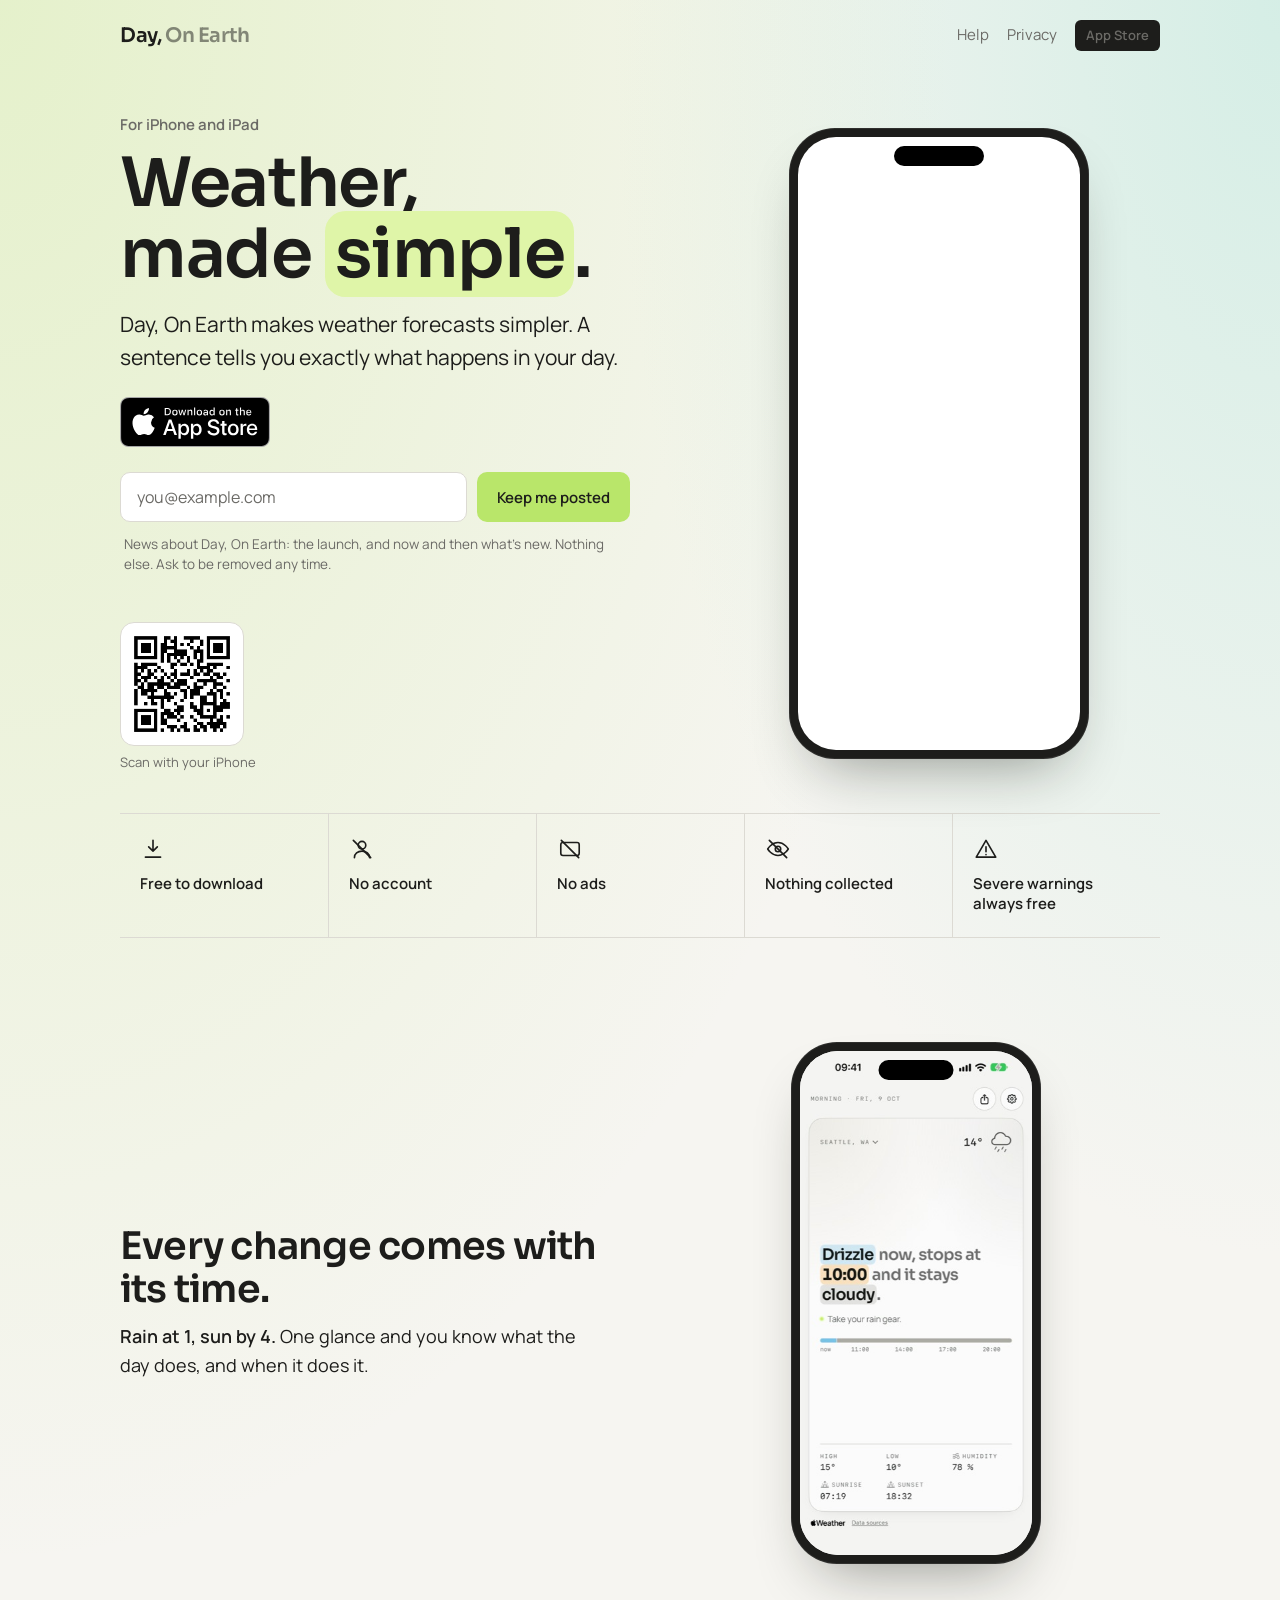
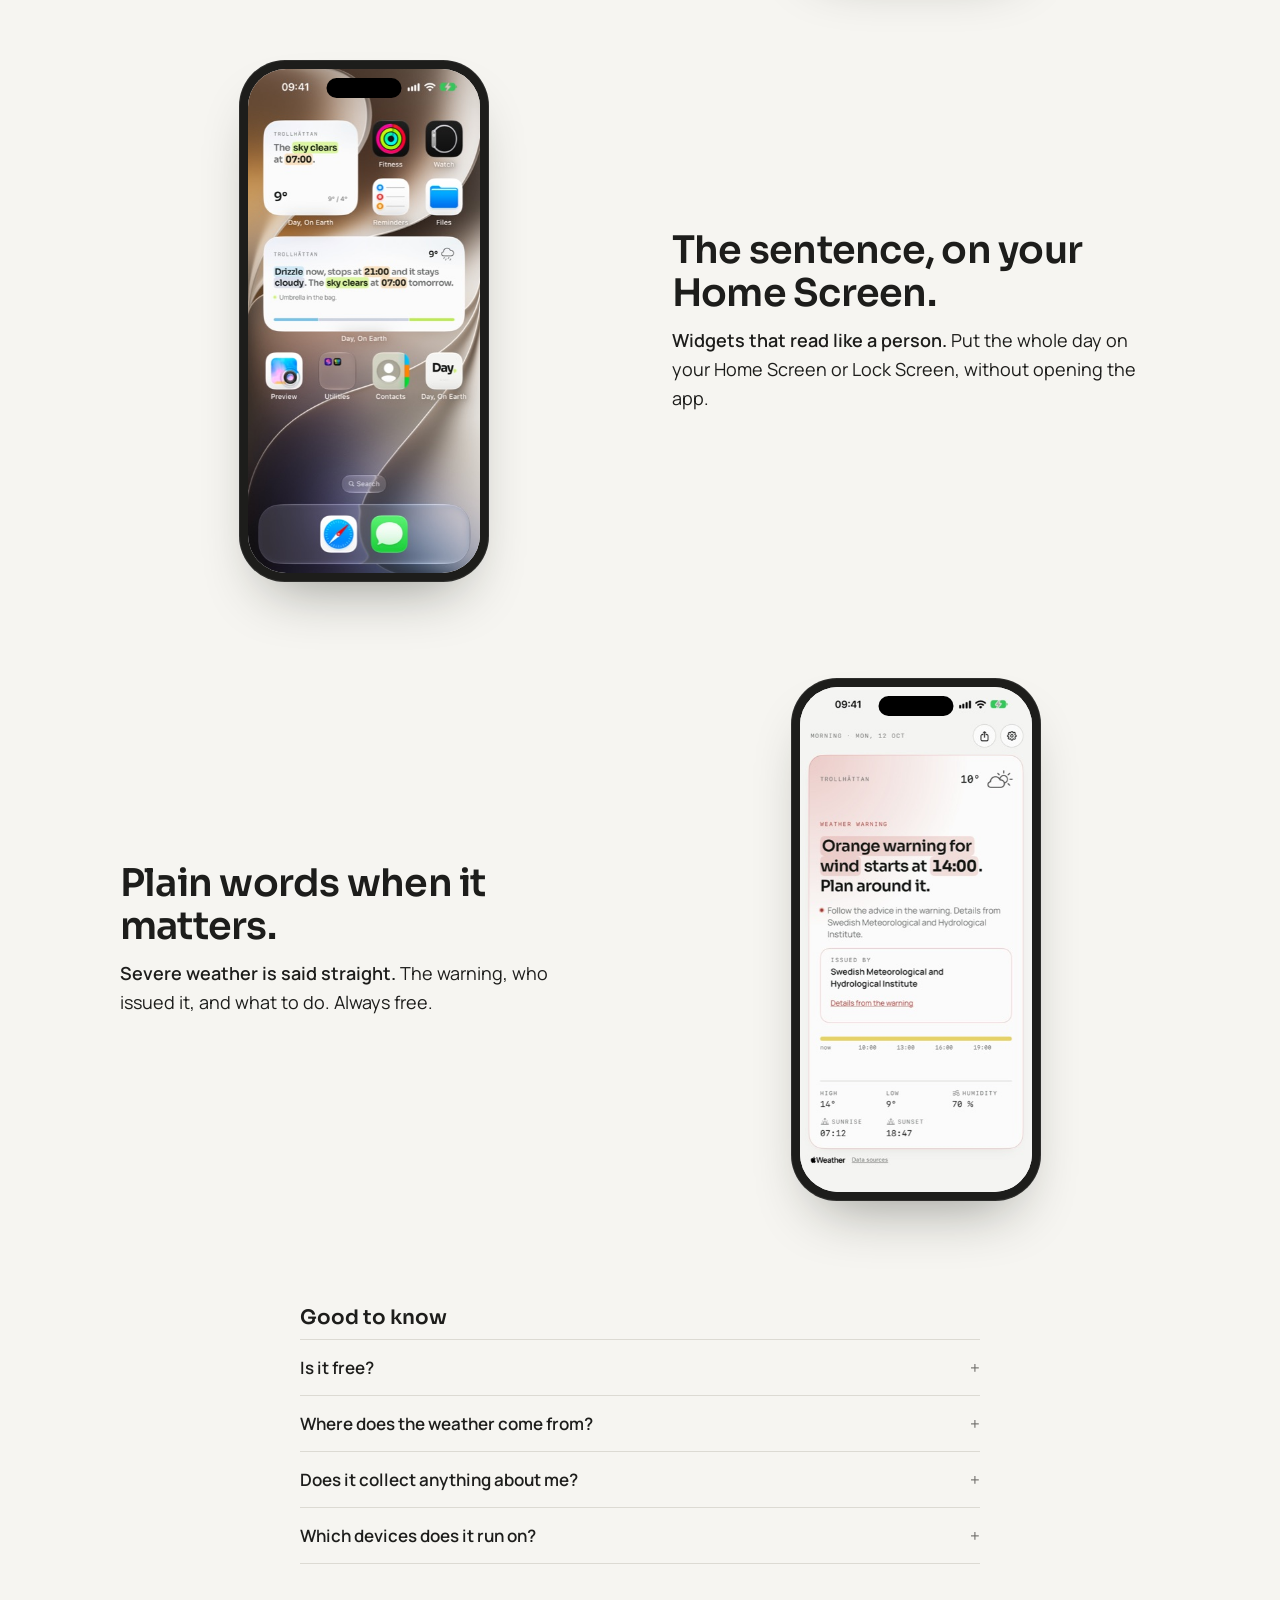
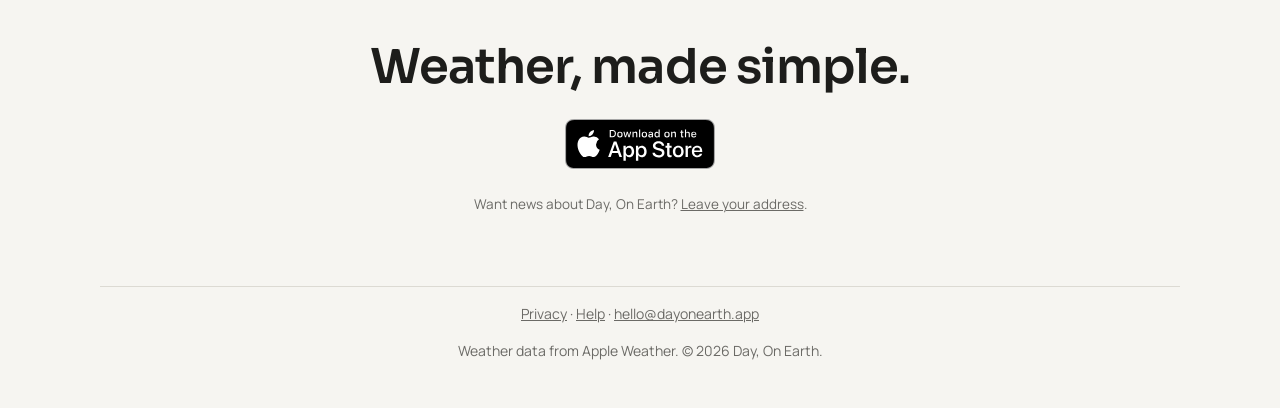
<file: index.html>
<!doctype html>
<html lang="en">
<head>
<meta charset="utf-8">
<meta name="viewport" content="width=device-width, initial-scale=1">
<title>Day, On Earth: weather, made simple</title>
<meta name="description" content="Day, On Earth makes weather forecasts simpler. A sentence tells you exactly what happens in your day. For iPhone and iPad.">
<meta name="theme-color" content="#f6f5f1" media="(prefers-color-scheme: light)">
<meta name="theme-color" content="#151514" media="(prefers-color-scheme: dark)">
<meta property="og:title" content="Day, On Earth: weather, made simple">
<meta property="og:description" content="A sentence tells you exactly what happens in your day.">
<meta property="og:type" content="website">
<link rel="icon" href="favicon.png" type="image/png">
<link rel="apple-touch-icon" href="apple-touch-icon.png">
<link rel="preload" href="fonts/sora-latin-600-normal.woff2" as="font" type="font/woff2" crossorigin>
<link rel="stylesheet" href="style.css">
</head>
<body class="home">

<header class="bar">
  <a class="mark" href="./">Day, <span>On Earth</span></a>
  <nav aria-label="Site">
    <a href="support/">Help</a>
    <a href="privacy/">Privacy</a>
    <a class="pill" href="https://apps.apple.com/app/id6820242186">App Store</a>
  </nav>
</header>

<main>

<section class="hero">
  <div class="hero-text">
    <p class="eyebrow">For iPhone and iPad</p>
    <h1>Weather,<br>made <mark class="lime">simple</mark>.</h1>
    <p class="lede">Day, On Earth makes weather forecasts simpler. A sentence tells you exactly what happens in your day.</p>

    <p class="cta-row">
      <a class="badge" href="https://apps.apple.com/app/id6820242186"><img src="img/app-store-badge.svg" width="150" height="50" alt="Download on the App Store"></a>
    </p>

    <form class="signup" id="signup" action="https://docs.google.com/forms/d/e/1FAIpQLSfE2oA1u5cGiUQ3PWv5Zl8grKGwSD46WzG3Y14NWF5krkcduA/formResponse" method="post" target="_blank">
      <label for="email" class="sr">Email address</label>
      <input id="email" name="entry.1178225151" type="email" inputmode="email" autocomplete="email" required placeholder="you@example.com">
      <button type="submit">Keep me posted</button>
      <p class="fine">News about Day, On Earth: the launch, and now and then what's new. Nothing else. Ask to be removed any time.</p>
      <p class="status" id="signup-status" role="status" aria-live="polite"></p>
    </form>

    <figure class="qr">
      <img src="img/qr-app-store.png" width="124" height="124" alt="QR code for Day, On Earth on the App Store">
      <figcaption>Scan with your iPhone</figcaption>
    </figure>
  </div>

  <div class="hero-phone" aria-label="Day, On Earth on an iPhone, showing a sunny, a rainy and a severe day, and dark mode">
    <div class="phone">
      <div class="screen cycle">
        <img src="img/phone-sunny.jpg" width="760" height="1653" alt="Today screen: Sunny all day. It's hot. Warmer at 13:00. Wear thin layers.">
        <img src="img/phone-rain.jpg" width="760" height="1653" alt="Today screen: Drizzle now, stops at 11:00 and it stays cloudy. The clouds break up at 20:00." loading="lazy">
        <img src="img/phone-severe.jpg" width="760" height="1653" alt="Today screen: Orange warning for wind starts at 14:00. Plan around it." loading="lazy">
        <img src="img/phone-dark.jpg" width="760" height="1653" alt="Today screen in dark mode: Sunny all day. It's hot." loading="lazy">
      </div>
    </div>
  </div>
</section>

<ul class="trust" aria-label="At a glance">
  <li><svg viewBox="0 0 24 24" aria-hidden="true" focusable="false"><path d="M12 4v10m0 0-4-4m4 4 4-4M5 19.5h14"/></svg><span>Free to download</span></li>
  <li><svg viewBox="0 0 24 24" aria-hidden="true" focusable="false"><circle cx="12" cy="8.5" r="3.5"/><path d="M5 20c0-3.6 3-6 7-6s7 2.4 7 6"/><path d="M4 4l16 16"/></svg><span>No account</span></li>
  <li><svg viewBox="0 0 24 24" aria-hidden="true" focusable="false"><rect x="3.5" y="6" width="17" height="12" rx="2"/><path d="M4 4l16 16"/></svg><span>No ads</span></li>
  <li><svg viewBox="0 0 24 24" aria-hidden="true" focusable="false"><path d="M2.5 12S6 6 12 6s9.5 6 9.5 6-3.5 6-9.5 6S2.5 12 2.5 12z"/><circle cx="12" cy="12" r="2.5"/><path d="M4 4l16 16"/></svg><span>Nothing collected</span></li>
  <li><svg viewBox="0 0 24 24" aria-hidden="true" focusable="false"><path d="M12 4 21 19.5H3L12 4z"/><path d="M12 10v4.5M12 17.2v.1"/></svg><span>Severe warnings always free</span></li>
</ul>

<section class="feature">
  <div class="feature-text">
    <h2>Every change comes with its time.</h2>
    <p><strong>Rain at 1, sun by 4.</strong> One glance and you know what the day does, and when it does it.</p>
  </div>
  <div class="phone small"><div class="screen"><img src="img/phone-rain.jpg" width="760" height="1653" alt="A rainy day described in one sentence, with the times of each change" loading="lazy"></div></div>
</section>

<section class="feature flip">
  <div class="feature-text">
    <h2>The sentence, on your Home Screen.</h2>
    <p><strong>Widgets that read like a person.</strong> Put the whole day on your Home Screen or Lock Screen, without opening the app.</p>
  </div>
  <div class="phone small"><div class="screen"><img src="img/phone-home-screen.jpg" width="760" height="1653" alt="An iPhone Home Screen with a small and a medium Day, On Earth widget" loading="lazy"></div></div>
</section>

<section class="feature">
  <div class="feature-text">
    <h2>Plain words when it matters.</h2>
    <p><strong>Severe weather is said straight.</strong> The warning, who issued it, and what to do. Always free.</p>
  </div>
  <div class="phone small"><div class="screen"><img src="img/phone-severe.jpg" width="760" height="1653" alt="A severe weather warning in plain words, with the issuing agency" loading="lazy"></div></div>
</section>

<section class="faq" aria-labelledby="faq-title">
  <h2 id="faq-title">Good to know</h2>
  <details>
    <summary>Is it free?</summary>
    <p>The app is free and complete. One purchase, once, puts the full sentence in every widget, on the Home Screen and the Lock Screen. Without it, widgets show the day's numbers.</p>
  </details>
  <details>
    <summary>Where does the weather come from?</summary>
    <p>From Apple Weather. Severe-weather warnings come from your country's official weather service, named on the warning.</p>
  </details>
  <details>
    <summary>Does it collect anything about me?</summary>
    <p>No account, no ads, no tracking. Your location is rounded to about 2 km and used only to get your forecast. <a href="privacy/">Read the privacy policy</a>.</p>
  </details>
  <details>
    <summary>Which devices does it run on?</summary>
    <p>iPhone and iPad, on iOS 18 or later.</p>
  </details>
</section>

<section class="closing">
  <h2>Weather, made simple.</h2>
  <p class="cta-row"><a class="badge" href="https://apps.apple.com/app/id6820242186"><img src="img/app-store-badge.svg" width="150" height="50" alt="Download on the App Store"></a></p>
  <p class="fine">Want news about Day, On Earth? <a href="#signup">Leave your address</a>.</p>
</section>

</main>

<footer class="foot">
  <a href="privacy/">Privacy</a> · <a href="support/">Help</a> · <a href="mailto:hello@dayonearth.app">hello@dayonearth.app</a>
  <p>Weather data from Apple Weather. © 2026 Day, On Earth.</p>
</footer>

<script>
// The sign-up goes to the Google Form behind it (a sheet only the developer can open). Without scripts the form
// still works: it posts in a new tab.
(function () {
  var form = document.getElementById('signup'), status = document.getElementById('signup-status');
  if (!form || !window.fetch) return;
  form.addEventListener('submit', function (e) {
    e.preventDefault();
    var email = form.elements['entry.1178225151'].value.trim();
    if (!email) return;
    var button = form.querySelector('button');
    button.disabled = true;
    status.textContent = 'Sending…';
    var body = new URLSearchParams();
    body.set('entry.1178225151', email);
    fetch(form.action, { method: 'POST', mode: 'no-cors', body: body })
      .then(function () {
        form.reset();
        status.textContent = "Thank you. You're on the list.";
      })
      .catch(function () {
        status.textContent = "That didn't go through. Please try again, or write to hello@dayonearth.app.";
      })
      .then(function () { button.disabled = false; });
  });
})();
</script>
</body>
</html>
</file>
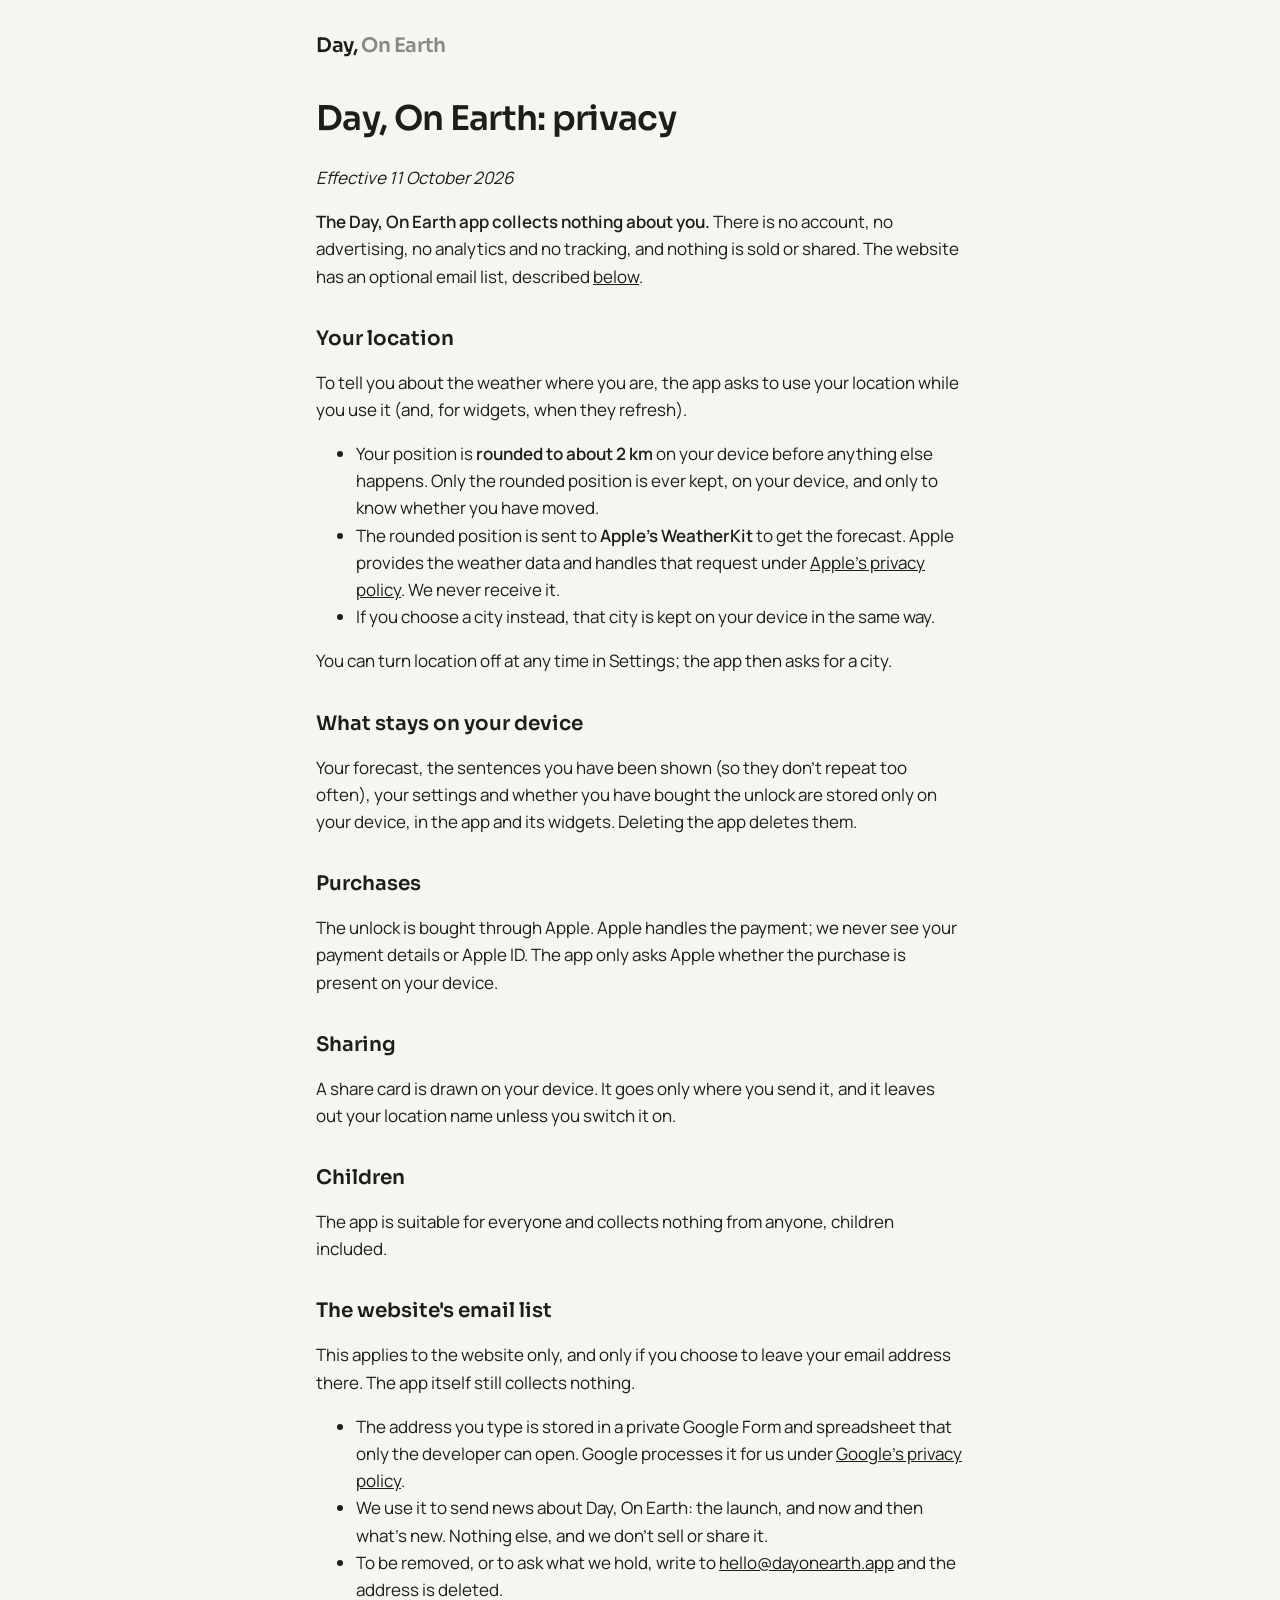
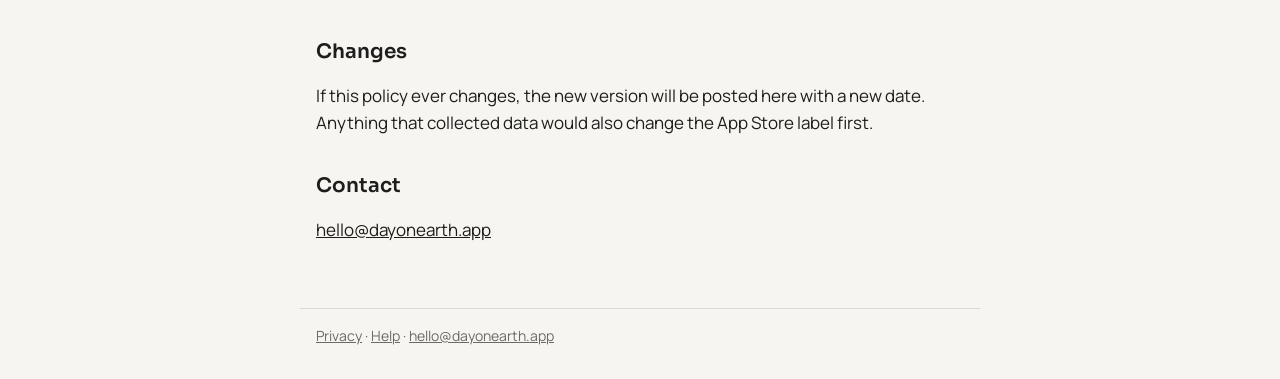
<file: privacy/index.html>
<!doctype html>
<html lang="en">
<head>
<meta charset="utf-8">
<meta name="viewport" content="width=device-width, initial-scale=1">
<title>Privacy · Day, On Earth</title>
<meta name="description" content="Day, On Earth collects nothing about you.">
<link rel="stylesheet" href="../style.css">
</head>
<body>
<header><a class="mark" href="../">Day, <span>On Earth</span></a></header>
<main>
<h1>Day, On Earth: privacy</h1>
<p><em>Effective 11 October 2026</em></p>
<p><strong>The Day, On Earth app collects nothing about you.</strong> There is no account, no advertising, no analytics and no tracking, and nothing is sold or shared. The website has an optional email list, described <a href="#email-list">below</a>.</p>
<h2>Your location</h2>
<p>To tell you about the weather where you are, the app asks to use your location while you use it (and, for widgets, when they refresh).</p>
<ul><li>Your position is <strong>rounded to about 2 km</strong> on your device before anything else happens. Only the rounded position is ever kept, on your device, and only to know whether you have moved.</li><li>The rounded position is sent to <strong>Apple's WeatherKit</strong> to get the forecast. Apple provides the weather data and handles that request under <a href="https://www.apple.com/legal/privacy/">Apple's privacy policy</a>. We never receive it.</li><li>If you choose a city instead, that city is kept on your device in the same way.</li></ul>
<p>You can turn location off at any time in Settings; the app then asks for a city.</p>
<h2>What stays on your device</h2>
<p>Your forecast, the sentences you have been shown (so they don't repeat too often), your settings and whether you have bought the unlock are stored only on your device, in the app and its widgets. Deleting the app deletes them.</p>
<h2>Purchases</h2>
<p>The unlock is bought through Apple. Apple handles the payment; we never see your payment details or Apple ID. The app only asks Apple whether the purchase is present on your device.</p>
<h2>Sharing</h2>
<p>A share card is drawn on your device. It goes only where you send it, and it leaves out your location name unless you switch it on.</p>
<h2>Children</h2>
<p>The app is suitable for everyone and collects nothing from anyone, children included.</p>
<h2 id="email-list">The website's email list</h2>
<p>This applies to the website only, and only if you choose to leave your email address there. The app itself still collects nothing.</p>
<ul><li>The address you type is stored in a private Google Form and spreadsheet that only the developer can open. Google processes it for us under <a href="https://policies.google.com/privacy">Google's privacy policy</a>.</li><li>We use it to send news about Day, On Earth: the launch, and now and then what's new. Nothing else, and we don't sell or share it.</li><li>To be removed, or to ask what we hold, write to <a href="mailto:hello@dayonearth.app">hello@dayonearth.app</a> and the address is deleted.</li></ul>
<h2>Changes</h2>
<p>If this policy ever changes, the new version will be posted here with a new date. Anything that collected data would also change the App Store label first.</p>
<h2>Contact</h2>
<p><a href="mailto:hello@dayonearth.app">hello@dayonearth.app</a></p>
</main>
<footer><a href="../privacy/">Privacy</a> · <a href="../support/">Help</a> · <a href="mailto:hello@dayonearth.app">hello@dayonearth.app</a></footer>
</body>
</html>
</file>
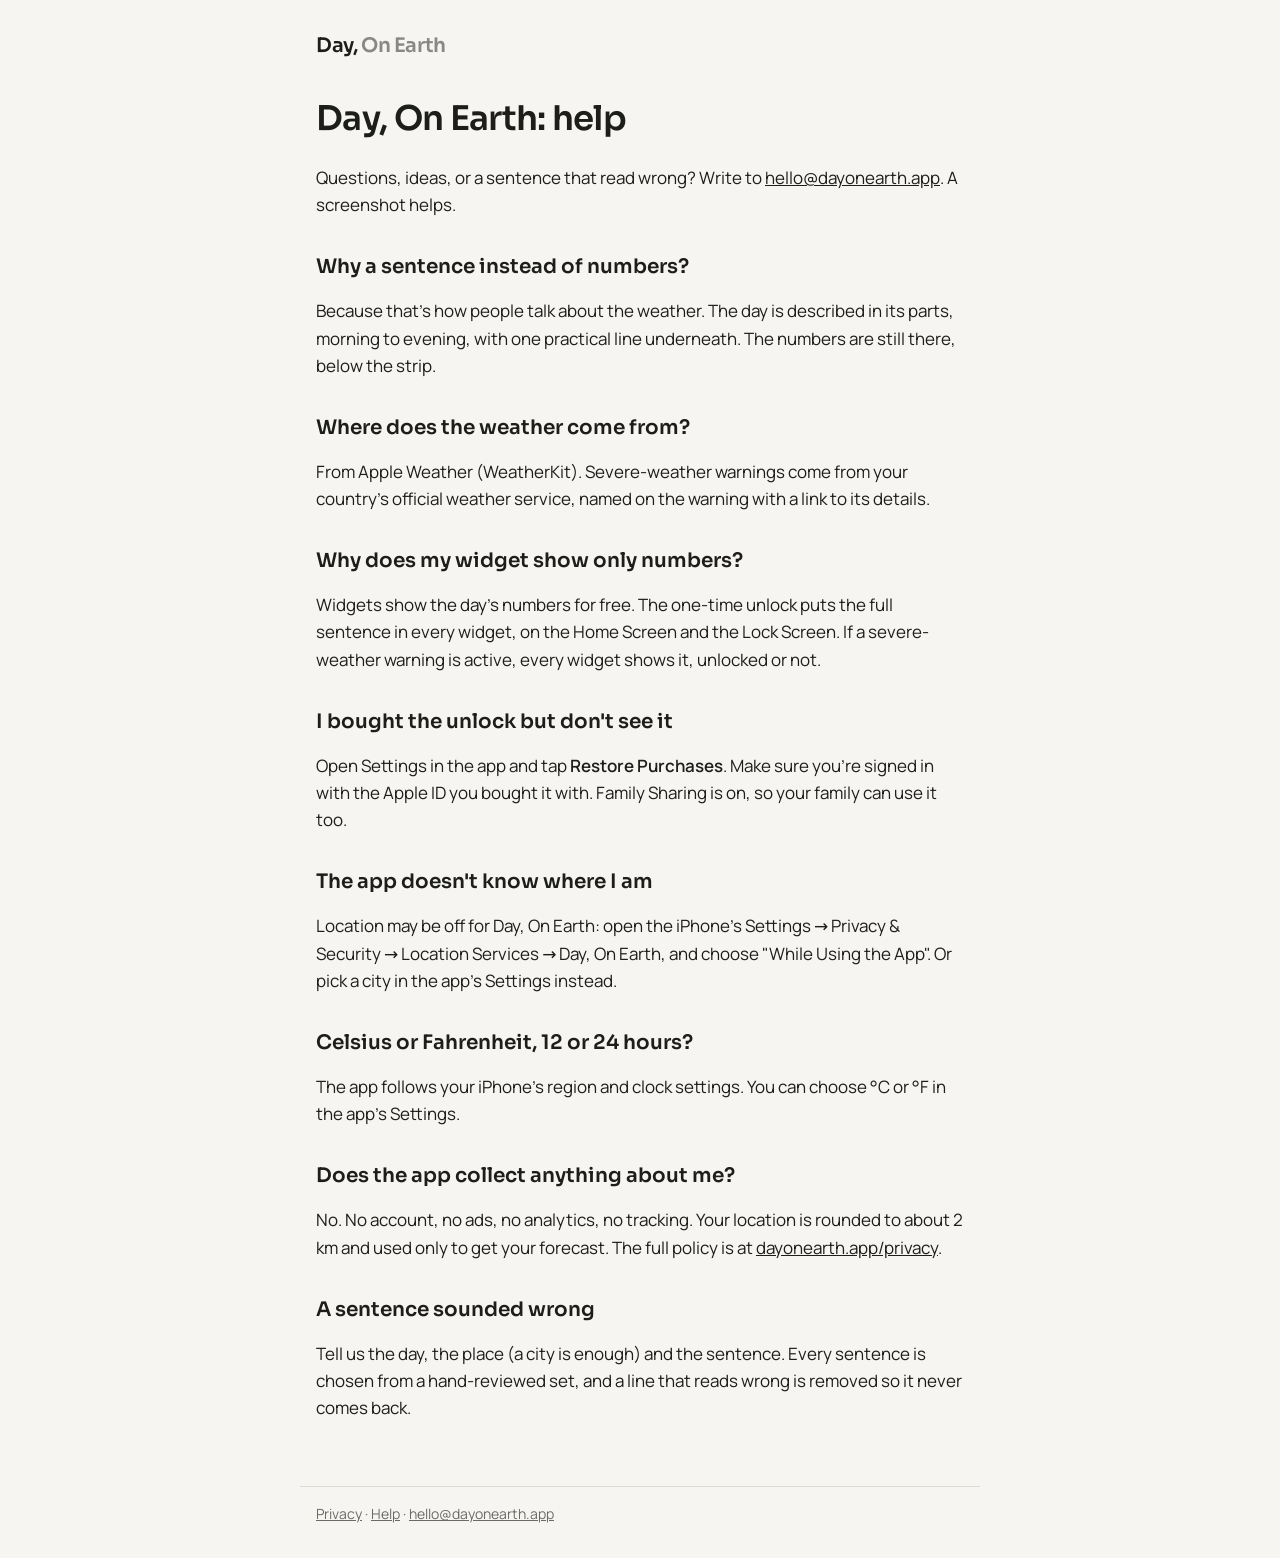
<file: support/index.html>
<!doctype html>
<html lang="en">
<head>
<meta charset="utf-8">
<meta name="viewport" content="width=device-width, initial-scale=1">
<title>Help · Day, On Earth</title>
<meta name="description" content="Help with Day, On Earth.">
<link rel="stylesheet" href="../style.css">
</head>
<body>
<header><a class="mark" href="../">Day, <span>On Earth</span></a></header>
<main>
<h1>Day, On Earth: help</h1>
<p>Questions, ideas, or a sentence that read wrong? Write to <a href="mailto:hello@dayonearth.app">hello@dayonearth.app</a>. A screenshot helps.</p>
<h2>Why a sentence instead of numbers?</h2>
<p>Because that's how people talk about the weather. The day is described in its parts, morning to evening, with one practical line underneath. The numbers are still there, below the strip.</p>
<h2>Where does the weather come from?</h2>
<p>From Apple Weather (WeatherKit). Severe-weather warnings come from your country's official weather service, named on the warning with a link to its details.</p>
<h2>Why does my widget show only numbers?</h2>
<p>Widgets show the day's numbers for free. The one-time unlock puts the full sentence in every widget, on the Home Screen and the Lock Screen. If a severe-weather warning is active, every widget shows it, unlocked or not.</p>
<h2>I bought the unlock but don't see it</h2>
<p>Open Settings in the app and tap <strong>Restore Purchases</strong>. Make sure you're signed in with the Apple ID you bought it with. Family Sharing is on, so your family can use it too.</p>
<h2>The app doesn't know where I am</h2>
<p>Location may be off for Day, On Earth: open the iPhone's Settings → Privacy &amp; Security → Location Services → Day, On Earth, and choose "While Using the App". Or pick a city in the app's Settings instead.</p>
<h2>Celsius or Fahrenheit, 12 or 24 hours?</h2>
<p>The app follows your iPhone's region and clock settings. You can choose °C or °F in the app's Settings.</p>
<h2>Does the app collect anything about me?</h2>
<p>No. No account, no ads, no analytics, no tracking. Your location is rounded to about 2 km and used only to get your forecast. The full policy is at <a href="../privacy/">dayonearth.app/privacy</a>.</p>
<h2>A sentence sounded wrong</h2>
<p>Tell us the day, the place (a city is enough) and the sentence. Every sentence is chosen from a hand-reviewed set, and a line that reads wrong is removed so it never comes back.</p>
</main>
<footer><a href="../privacy/">Privacy</a> · <a href="../support/">Help</a> · <a href="mailto:hello@dayonearth.app">hello@dayonearth.app</a></footer>
</body>
</html>
</file>
<file: style.css>
/* Fonts are served from this site (Manrope and Sora, SIL Open Font License), never from Google. */
@font-face { font-family: Manrope; font-weight: 400; font-display: swap; src: url(fonts/manrope-latin-400-normal.woff2) format("woff2"); }
@font-face { font-family: Manrope; font-weight: 600; font-display: swap; src: url(fonts/manrope-latin-600-normal.woff2) format("woff2"); }
@font-face { font-family: Sora; font-weight: 600; font-display: swap; src: url(fonts/sora-latin-600-normal.woff2) format("woff2"); }

:root { --bg: #f6f5f1; --ink: #1d1d1b; --muted: #6b6a66; --line: #dcdad3; --cloud: #e2e1dc; --rain: #cfe3f7; --time: #f6dfc0; --lime: #b9e66a; --lime-soft: #dff5a8; --teal: #bfe9de; --card: #ffffff; }
@media (prefers-color-scheme: dark) { :root { --bg: #151514; --ink: #f1f0ec; --muted: #a3a29c; --line: #34332f; --cloud: #3a3936; --rain: #23415e; --time: #5a4126; --lime-soft: #4d5f1e; --teal: #1f4a42; --card: #1f1f1d; } }

* { box-sizing: border-box; }
html { scroll-behavior: smooth; }
body { margin: 0; background: var(--bg); color: var(--ink); font: 400 17px/1.6 Manrope, system-ui, sans-serif; -webkit-text-size-adjust: 100%; }
a { color: inherit; }
:focus-visible { outline: 3px solid var(--ink); outline-offset: 3px; border-radius: 6px; }
.sr { position: absolute; width: 1px; height: 1px; overflow: hidden; clip: rect(0 0 0 0); white-space: nowrap; }

/* ---- shared (privacy and help pages) ---- */
header, main, footer { max-width: 680px; margin: 0 auto; padding: 0 16px; }
header { padding-top: 32px; }
.mark { font: 600 20px Sora, sans-serif; color: var(--ink); text-decoration: none; letter-spacing: -0.02em; }
.mark span { opacity: 0.5; }
main { padding-top: 40px; padding-bottom: 48px; }
h1 { font: 600 34px/1.2 Sora, sans-serif; letter-spacing: -0.02em; margin: 0 0 24px; }
h1.hero { font-size: clamp(34px, 7vw, 52px); }
h2 { font: 600 20px/1.3 Sora, sans-serif; margin: 36px 0 8px; }
mark { color: inherit; border-radius: 0.3em; padding: 0 0.15em; -webkit-box-decoration-break: clone; box-decoration-break: clone; }
mark.cloud { background: var(--cloud); } mark.rain { background: var(--rain); } mark.time { background: var(--time); } mark.lime { background: var(--lime-soft); }
.lede { font-size: 19px; }
.practical::before { content: ""; display: inline-block; width: 8px; height: 8px; border-radius: 50%; background: var(--lime); margin-right: 10px; vertical-align: middle; }
.soon, footer { color: var(--muted); }
footer { border-top: 1px solid var(--line); padding-top: 16px; padding-bottom: 32px; font-size: 14px; }

/* ---- the home page ---- */
.home { background:
  radial-gradient(120% 70% at 0% 0%, color-mix(in srgb, var(--lime) 28%, transparent), transparent 62%),
  radial-gradient(90% 60% at 100% 0%, color-mix(in srgb, var(--teal) 60%, transparent), transparent 58%),
  var(--bg); background-repeat: no-repeat; }
.home header.bar, .home main, .home footer.foot { max-width: 1080px; padding-left: 20px; padding-right: 20px; }
.bar { display: flex; align-items: center; justify-content: space-between; padding-top: 20px; padding-bottom: 8px; }
.bar nav { display: flex; align-items: center; gap: 18px; font-size: 15px; }
.bar nav a { text-decoration: none; color: var(--muted); }
.bar nav a:hover { color: var(--ink); }
.pill { display: inline-block; padding: 5px 11px; border-radius: 6px; background: var(--ink); color: var(--bg); font-weight: 600; font-size: 13px; }
.home main { padding-top: 24px; padding-bottom: 24px; }

.hero { display: grid; gap: 32px; align-items: center; padding: 16px 0 32px; }
.eyebrow { margin: 0 0 14px; font: 600 15px/1.3 Manrope, sans-serif; color: var(--muted); }
.home h1 { font-size: clamp(42px, 6.4vw, 68px); line-height: 1.04; margin: 0 0 18px; }
.home .lede { font-size: clamp(18px, 2.4vw, 21px); max-width: 30em; margin: 0 0 22px; }
.cta-row { margin: 0 0 18px; }
.button { display: inline-block; padding: 14px 24px; border-radius: 10px; background: var(--ink); color: var(--bg); font: 600 16px Manrope, sans-serif; text-decoration: none; }
.badge { display: inline-block; line-height: 0; }
.badge img { display: block; height: 50px; width: auto; }

.signup { display: flex; flex-wrap: wrap; gap: 10px; max-width: 30em; }
.signup input { flex: 1 1 220px; min-width: 0; padding: 13px 16px; border-radius: 10px; border: 1px solid var(--line); background: var(--card); color: var(--ink); font: 400 16px Manrope, sans-serif; }
.signup input::placeholder { color: var(--muted); }
.signup button { padding: 13px 20px; border-radius: 10px; border: 0; background: var(--lime); color: #1d1d1b; font: 600 15px Manrope, sans-serif; cursor: pointer; }
.signup button:hover { filter: brightness(0.96); }
.fine { flex-basis: 100%; margin: 2px 4px 0; font-size: 13.5px; line-height: 1.5; color: var(--muted); }
.status { flex-basis: 100%; margin: 0 4px; min-height: 1.4em; font-size: 14px; }
.qr { margin: 18px 0 0; display: none; text-align: center; width: max-content; }
.qr img { background: #fff; padding: 10px; border-radius: 14px; border: 1px solid var(--line); display: block; }
.qr figcaption { margin-top: 6px; font-size: 13px; color: var(--muted); }
@media (min-width: 900px) { .qr:not([hidden]) { display: block; } }

/* the phone: a plain frame, the real screenshots inside */
.phone { position: relative; width: min(300px, 74vw); margin: 0 auto; padding: 9px; border-radius: 46px; background: #1d1d1b; box-shadow: 0 30px 60px -28px rgba(20,24,16,0.45), 0 0 0 1px rgba(255,255,255,0.08) inset; }
.phone::before { content: ""; position: absolute; top: 18px; left: 50%; width: 30%; height: 20px; transform: translateX(-50%); border-radius: 999px; background: #000; z-index: 2; }
.screen { position: relative; aspect-ratio: 1206 / 2622; border-radius: 38px; overflow: hidden; background: var(--card); }
.screen img { position: absolute; inset: 0; width: 100%; height: 100%; object-fit: cover; }
.phone.small { width: min(250px, 66vw); }
.cycle img { opacity: 0; animation: cycle 16s infinite; }
.cycle img:nth-child(2) { animation-delay: 4s; } .cycle img:nth-child(3) { animation-delay: 8s; } .cycle img:nth-child(4) { animation-delay: 12s; }
@keyframes cycle { 0% { opacity: 0; } 4% { opacity: 1; } 25% { opacity: 1; } 29% { opacity: 0; } 100% { opacity: 0; } }
@media (prefers-reduced-motion: reduce) { .cycle img { animation: none; } .cycle img:first-child { opacity: 1; } }

.trust { list-style: none; display: grid; grid-template-columns: repeat(5, 1fr); margin: 8px 0 56px; padding: 0; border-top: 1px solid var(--line); border-bottom: 1px solid var(--line); }
.trust li { display: flex; flex-direction: column; align-items: flex-start; gap: 12px; padding: 22px 20px; font-size: 15px; font-weight: 600; line-height: 1.35; }
.trust li + li { border-left: 1px solid var(--line); }
.trust svg { flex: none; width: 26px; height: 26px; fill: none; stroke: currentColor; stroke-width: 1.5; stroke-linecap: round; stroke-linejoin: round; }
@media (max-width: 820px) {
  .trust { grid-template-columns: repeat(2, 1fr); }
  .trust li + li { border-left: 0; }
  .trust li:nth-child(even) { border-left: 1px solid var(--line); }
  .trust li:nth-child(n+3) { border-top: 1px solid var(--line); }
  .trust li:last-child { grid-column: 1 / -1; }
}

.feature { display: grid; gap: 28px; align-items: center; padding: 28px 0; }
.feature h2 { font-size: clamp(26px, 4.5vw, 38px); line-height: 1.12; margin: 0 0 12px; letter-spacing: -0.02em; }
.feature p { font-size: 18px; max-width: 26em; margin: 0; }
.feature .phone { margin: 0 auto; }

.faq { max-width: 680px; margin: 56px auto 0; }
.faq h2 { margin-top: 0; }
.faq details { border-top: 1px solid var(--line); padding: 14px 0; }
.faq details:last-of-type { border-bottom: 1px solid var(--line); }
.faq summary { cursor: pointer; font-weight: 600; list-style: none; }
.faq summary::-webkit-details-marker { display: none; }
.faq summary::after { content: "+"; float: right; font-weight: 400; color: var(--muted); }
.faq details[open] summary::after { content: "–"; }
.faq details p { margin: 10px 0 0; color: var(--muted); }

.closing { text-align: center; padding: 72px 0 48px; }
.closing h2 { font-size: clamp(30px, 6vw, 48px); letter-spacing: -0.02em; margin: 0 0 20px; }
.closing .fine { margin-top: 8px; }

.foot { text-align: center; }

.home .mark, .pill { white-space: nowrap; }
@media (max-width: 520px) {
  .bar nav a { display: none; }
  .signup button { flex: 1 1 100%; }
}

@media (min-width: 820px) {
  .hero { grid-template-columns: 1.1fr 0.9fr; gap: 56px; padding-top: 32px; }
  .feature { grid-template-columns: 1fr 1fr; gap: 64px; padding: 48px 0; }
  .feature.flip .phone { order: -1; }
  .feature .feature-text { justify-self: center; }
}
</file>
